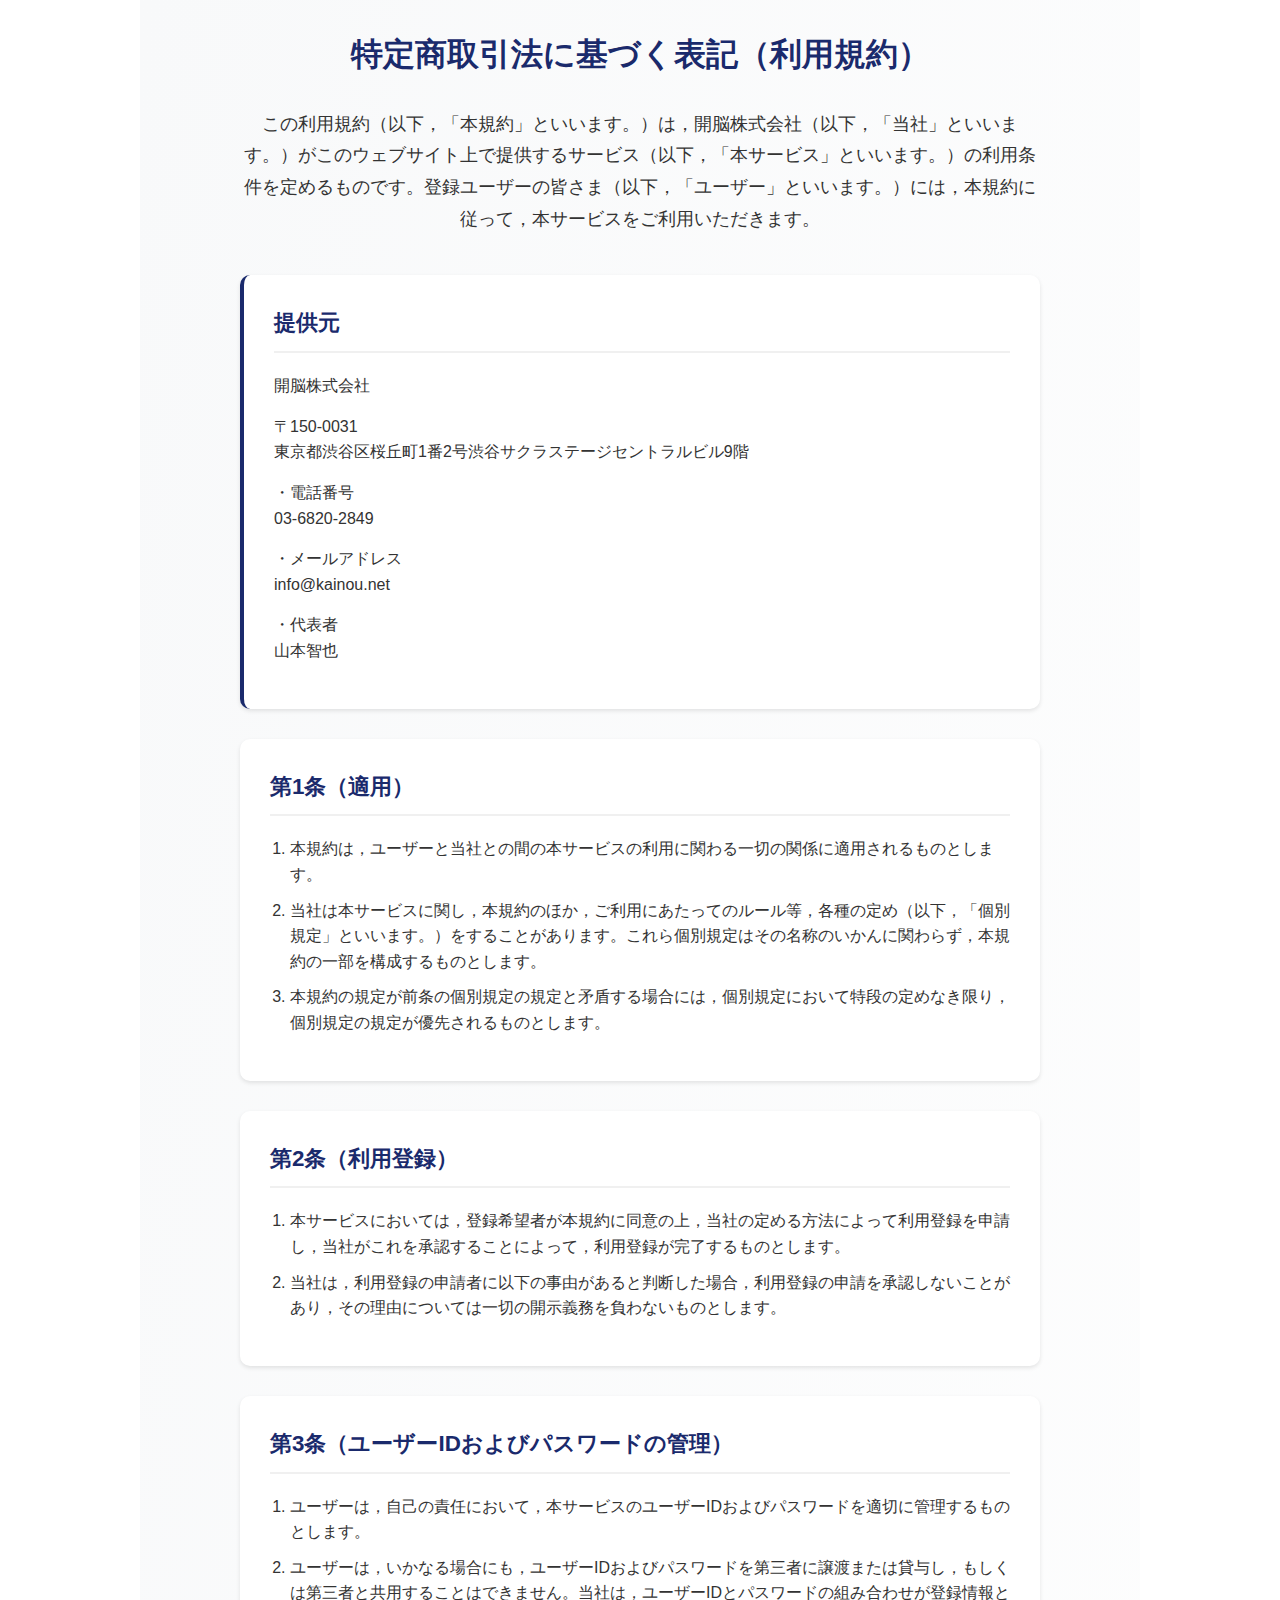
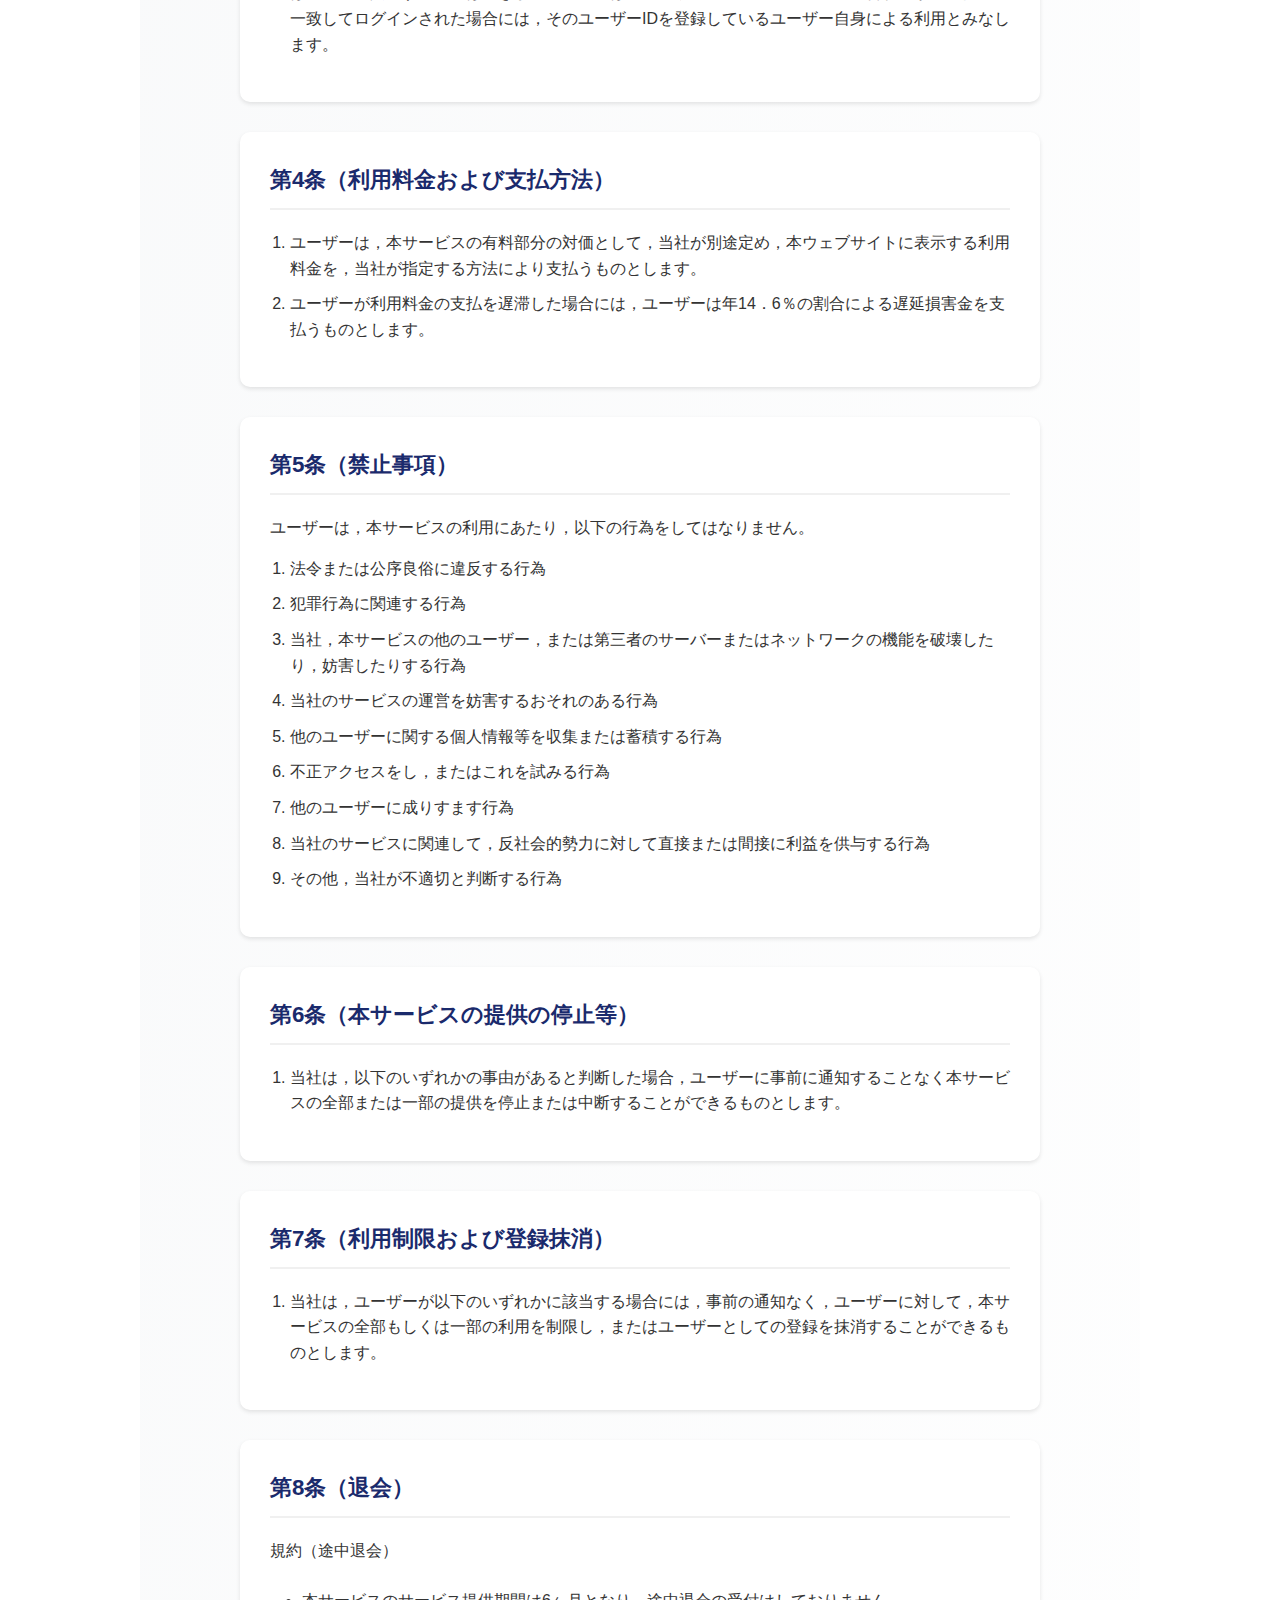
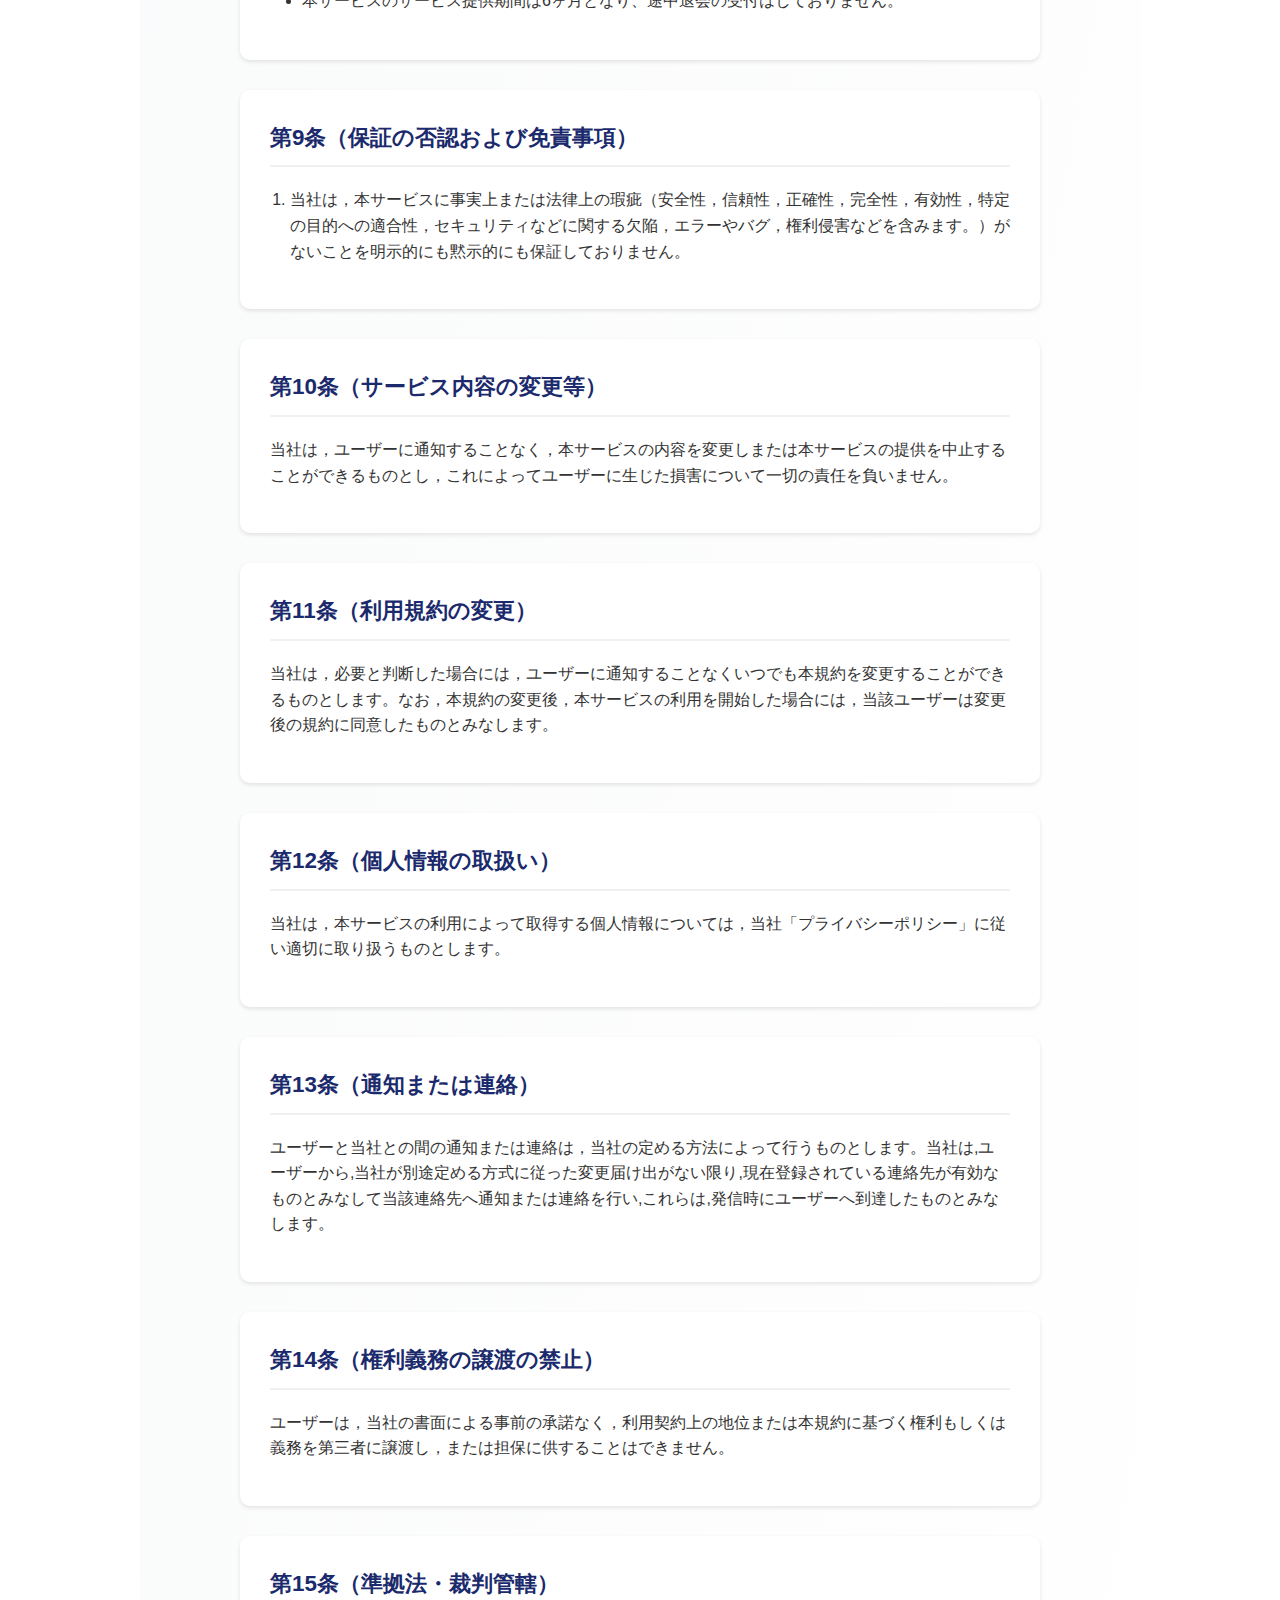
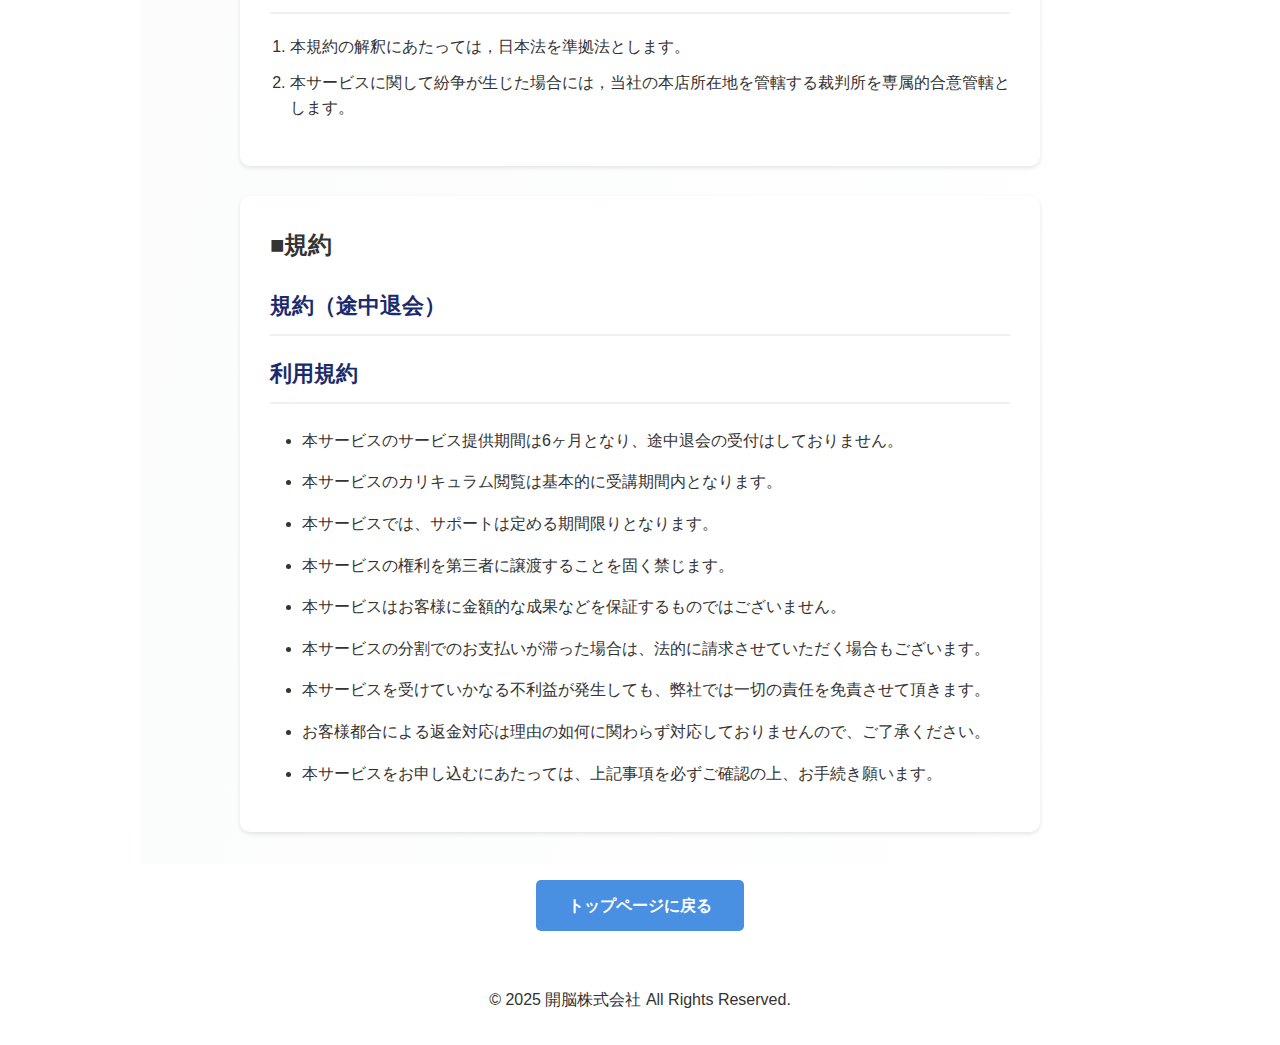
<file: terms.html>
<!DOCTYPE html>
<html lang="ja">
<head>
    <meta charset="UTF-8">
    <meta name="viewport" content="width=device-width, initial-scale=1.0">
    <title>特定商取引法に基づく表記（利用規約） - 開脳</title>
    <link rel="stylesheet" href="css/style.css">
</head>
<body>
    <main>
        <section class="terms terms-page">
            <div class="terms-content">
                <h1 class="section-title">特定商取引法に基づく表記（利用規約）</h1>

                <div class="terms-introduction">
                    <p>この利用規約（以下，「本規約」といいます。）は，開脳株式会社（以下，「当社」といいます。）がこのウェブサイト上で提供するサービス（以下，「本サービス」といいます。）の利用条件を定めるものです。登録ユーザーの皆さま（以下，「ユーザー」といいます。）には，本規約に従って，本サービスをご利用いただきます。</p>
                </div>

                <div class="terms-sections">
                    <div class="terms-section company-info">
                        <h3>提供元</h3>
                        <p>開脳株式会社</p>
                        <p>〒150-0031<br>
                        東京都渋谷区桜丘町1番2号渋谷サクラステージセントラルビル9階</p>
                        <p>・電話番号<br>
                        03-6820-2849</p>
                        <p>・メールアドレス<br>
                        info@kainou.net</p>
                        <p>・代表者<br>
                        山本智也</p>
                    </div>

                    <div class="terms-section">
                        <h3>第1条（適用）</h3>
                        <ol>
                            <li>本規約は，ユーザーと当社との間の本サービスの利用に関わる一切の関係に適用されるものとします。</li>
                            <li>当社は本サービスに関し，本規約のほか，ご利用にあたってのルール等，各種の定め（以下，「個別規定」といいます。）をすることがあります。これら個別規定はその名称のいかんに関わらず，本規約の一部を構成するものとします。</li>
                            <li>本規約の規定が前条の個別規定の規定と矛盾する場合には，個別規定において特段の定めなき限り，個別規定の規定が優先されるものとします。</li>
                        </ol>
                    </div>

                    <div class="terms-section">
                        <h3>第2条（利用登録）</h3>
                        <ol>
                            <li>本サービスにおいては，登録希望者が本規約に同意の上，当社の定める方法によって利用登録を申請し，当社がこれを承認することによって，利用登録が完了するものとします。</li>
                            <li>当社は，利用登録の申請者に以下の事由があると判断した場合，利用登録の申請を承認しないことがあり，その理由については一切の開示義務を負わないものとします。</li>
                        </ol>
                    </div>

                    <div class="terms-section">
                        <h3>第3条（ユーザーIDおよびパスワードの管理）</h3>
                        <ol>
                            <li>ユーザーは，自己の責任において，本サービスのユーザーIDおよびパスワードを適切に管理するものとします。</li>
                            <li>ユーザーは，いかなる場合にも，ユーザーIDおよびパスワードを第三者に譲渡または貸与し，もしくは第三者と共用することはできません。当社は，ユーザーIDとパスワードの組み合わせが登録情報と一致してログインされた場合には，そのユーザーIDを登録しているユーザー自身による利用とみなします。</li>
                        </ol>
                    </div>

                    <div class="terms-section">
                        <h3>第4条（利用料金および支払方法）</h3>
                        <ol>
                            <li>ユーザーは，本サービスの有料部分の対価として，当社が別途定め，本ウェブサイトに表示する利用料金を，当社が指定する方法により支払うものとします。</li>
                            <li>ユーザーが利用料金の支払を遅滞した場合には，ユーザーは年14．6％の割合による遅延損害金を支払うものとします。</li>
                        </ol>
                    </div>

                    <div class="terms-section">
                        <h3>第5条（禁止事項）</h3>
                        <p>ユーザーは，本サービスの利用にあたり，以下の行為をしてはなりません。</p>
                        <ol>
                            <li>法令または公序良俗に違反する行為</li>
                            <li>犯罪行為に関連する行為</li>
                            <li>当社，本サービスの他のユーザー，または第三者のサーバーまたはネットワークの機能を破壊したり，妨害したりする行為</li>
                            <li>当社のサービスの運営を妨害するおそれのある行為</li>
                            <li>他のユーザーに関する個人情報等を収集または蓄積する行為</li>
                            <li>不正アクセスをし，またはこれを試みる行為</li>
                            <li>他のユーザーに成りすます行為</li>
                            <li>当社のサービスに関連して，反社会的勢力に対して直接または間接に利益を供与する行為</li>
                            <li>その他，当社が不適切と判断する行為</li>
                        </ol>
                    </div>

                    <div class="terms-section">
                        <h3>第6条（本サービスの提供の停止等）</h3>
                        <ol>
                            <li>当社は，以下のいずれかの事由があると判断した場合，ユーザーに事前に通知することなく本サービスの全部または一部の提供を停止または中断することができるものとします。</li>
                        </ol>
                    </div>

                    <div class="terms-section">
                        <h3>第7条（利用制限および登録抹消）</h3>
                        <ol>
                            <li>当社は，ユーザーが以下のいずれかに該当する場合には，事前の通知なく，ユーザーに対して，本サービスの全部もしくは一部の利用を制限し，またはユーザーとしての登録を抹消することができるものとします。</li>
                        </ol>
                    </div>

                    <div class="terms-section">
                        <h3>第8条（退会）</h3>
                        <p>規約（途中退会）</p>
                        <ul>
                            <li>本サービスのサービス提供期間は6ヶ月となり、途中退会の受付はしておりません。</li>
                        </ul>
                    </div>

                    <div class="terms-section">
                        <h3>第9条（保証の否認および免責事項）</h3>
                        <ol>
                            <li>当社は，本サービスに事実上または法律上の瑕疵（安全性，信頼性，正確性，完全性，有効性，特定の目的への適合性，セキュリティなどに関する欠陥，エラーやバグ，権利侵害などを含みます。）がないことを明示的にも黙示的にも保証しておりません。</li>
                        </ol>
                    </div>

                    <div class="terms-section">
                        <h3>第10条（サービス内容の変更等）</h3>
                        <p>当社は，ユーザーに通知することなく，本サービスの内容を変更しまたは本サービスの提供を中止することができるものとし，これによってユーザーに生じた損害について一切の責任を負いません。</p>
                    </div>

                    <div class="terms-section">
                        <h3>第11条（利用規約の変更）</h3>
                        <p>当社は，必要と判断した場合には，ユーザーに通知することなくいつでも本規約を変更することができるものとします。なお，本規約の変更後，本サービスの利用を開始した場合には，当該ユーザーは変更後の規約に同意したものとみなします。</p>
                    </div>

                    <div class="terms-section">
                        <h3>第12条（個人情報の取扱い）</h3>
                        <p>当社は，本サービスの利用によって取得する個人情報については，当社「プライバシーポリシー」に従い適切に取り扱うものとします。</p>
                    </div>

                    <div class="terms-section">
                        <h3>第13条（通知または連絡）</h3>
                        <p>ユーザーと当社との間の通知または連絡は，当社の定める方法によって行うものとします。当社は,ユーザーから,当社が別途定める方式に従った変更届け出がない限り,現在登録されている連絡先が有効なものとみなして当該連絡先へ通知または連絡を行い,これらは,発信時にユーザーへ到達したものとみなします。</p>
                    </div>

                    <div class="terms-section">
                        <h3>第14条（権利義務の譲渡の禁止）</h3>
                        <p>ユーザーは，当社の書面による事前の承諾なく，利用契約上の地位または本規約に基づく権利もしくは義務を第三者に譲渡し，または担保に供することはできません。</p>
                    </div>

                    <div class="terms-section">
                        <h3>第15条（準拠法・裁判管轄）</h3>
                        <ol>
                            <li>本規約の解釈にあたっては，日本法を準拠法とします。</li>
                            <li>本サービスに関して紛争が生じた場合には，当社の本店所在地を管轄する裁判所を専属的合意管轄とします。</li>
                        </ol>
                    </div>

                    <div class="terms-section">
                        <h2>■規約</h2>
                        <h3>規約（途中退会）</h3>
                        <h3>利用規約</h3>
                        <ul class="terms-final-list">
                            <li>本サービスのサービス提供期間は6ヶ月となり、途中退会の受付はしておりません。</li>
                            <li>本サービスのカリキュラム閲覧は基本的に受講期間内となります。</li>
                            <li>本サービスでは、サポートは定める期間限りとなります。</li>
                            <li>本サービスの権利を第三者に譲渡することを固く禁じます。</li>
                            <li>本サービスはお客様に金額的な成果などを保証するものではございません。</li>
                            <li>本サービスの分割でのお支払いが滞った場合は、法的に請求させていただく場合もございます。</li>
                            <li>本サービスを受けていかなる不利益が発生しても、弊社では一切の責任を免責させて頂きます。</li>
                            <li>お客様都合による返金対応は理由の如何に関わらず対応しておりませんので、ご了承ください。</li>
                            <li>本サービスをお申し込むにあたっては、上記事項を必ずご確認の上、お手続き願います。</li>
                        </ul>
                    </div>
                </div>
            </div>
        </section>
    </main>

    <footer class="terms-footer">
        <p><a href="index.html" class="back-to-top-button">トップページに戻る</a></p>
        <p>&copy; 2025 開脳株式会社 All Rights Reserved.</p>
    </footer>
</body>
</html>
</file>
<file: css/style.css>
/* リセットCSS */
* {
  margin: 0;
  padding: 0;
  box-sizing: border-box;
}

body {
  font-family: 'Helvetica Neue', Arial, 'Hiragino Kaku Gothic ProN', 'Hiragino Sans', Meiryo, sans-serif;
  line-height: 1.6;
  color: #333;
}

/* ファーストビューのアニメーション定義 */
@keyframes gradient {
    0% { background-position: 0% 50%; }
    50% { background-position: 100% 50%; }
    100% { background-position: 0% 50%; }
}

@keyframes float {
    0% { transform: translateY(0px); }
    50% { transform: translateY(-20px); }
    100% { transform: translateY(0px); }
}

@keyframes pulse {
    0% { transform: scale(1); }
    50% { transform: scale(1.05); }
    100% { transform: scale(1); }
}

@keyframes slideIn {
    0% { 
        opacity: 0;
        transform: translateY(30px);
    }
    100% { 
        opacity: 1;
        transform: translateY(0);
    }
}

/* ファーストビューセクション */
.hero {
    min-height: 100vh;
    background: linear-gradient(135deg, #1a2a6c, #b21f1f, #fdbb2d);
    background-size: 400% 400%;
    animation: gradient 15s ease infinite;
    display: flex;
    align-items: center;
    justify-content: center;
    padding: 40px 20px;
    position: relative;
    overflow: hidden;
}

/* 装飾的な背景要素 */
.hero::before,
.hero::after {
    content: '';
    position: absolute;
    width: 300px;
    height: 300px;
    background: rgba(255, 255, 255, 0.1);
    border-radius: 50%;
    filter: blur(60px);
}

.hero::before {
    top: -100px;
    left: -100px;
    animation: float 6s ease-in-out infinite;
}

.hero::after {
    bottom: -100px;
    right: -100px;
    animation: float 8s ease-in-out infinite reverse;
}

/* メインコンテンツ */
.hero-content {
    max-width: 800px;
    margin: 0 auto;
    position: relative;
    z-index: 1;
    background: rgba(255, 255, 255, 0.98);
    padding: 60px;
    border-radius: 30px;
    box-shadow: 
        0 20px 40px rgba(0, 0, 0, 0.2),
        0 0 0 1px rgba(255, 255, 255, 0.1);
    backdrop-filter: blur(5px);
    transform: translateY(0);
    transition: all 0.4s cubic-bezier(0.4, 0, 0.2, 1);
}

.hero-content:hover {
    transform: translateY(-5px) scale(1);
    box-shadow: 
        0 30px 60px rgba(0, 0, 0, 0.3),
        0 0 0 2px rgba(255, 255, 255, 0.2);
}

.main-title {
    font-size: 3.2em;
    font-weight: 800;
    line-height: 1.3;
    margin: 0 0 30px 0;
    background: linear-gradient(45deg, #1a2a6c, #b21f1f);
    -webkit-background-clip: text;
    -webkit-text-fill-color: transparent;
    position: relative;
    animation: slideIn 1s ease-out;
}

.main-title::after {
    content: '';
    position: absolute;
    bottom: -10px;
    left: 0;
    width: 100px;
    height: 4px;
    background: linear-gradient(90deg, #fdbb2d, transparent);
    border-radius: 2px;
}

.hero-subtitle {
    font-size: 1.6em;
    line-height: 1.6;
    margin: 0 0 40px 0;
    color: #333;
    opacity: 0;
    animation: slideIn 1s ease-out 0.3s forwards;
}

.school-name {
    margin: 40px 0;
    padding: 30px;
    background: linear-gradient(135deg, rgba(26, 42, 108, 0.05), rgba(178, 31, 31, 0.05));
    border-radius: 20px;
    position: relative;
    overflow: hidden;
    opacity: 0;
    animation: slideIn 1s ease-out 0.6s forwards;
}

.school-name::before {
    content: '';
    position: absolute;
    top: 0;
    left: 0;
    width: 100%;
    height: 100%;
    background: linear-gradient(45deg, transparent, rgba(255, 255, 255, 0.2), transparent);
    transform: translateX(-100%);
    transition: transform 0.6s;
}

.school-name:hover::before {
    transform: translateX(100%);
}

.school-name h2 {
    font-size: 3.4em;
    font-weight: 700;
    margin-bottom: 15px;
    background: linear-gradient(45deg, #1a2a6c, #b21f1f);
    -webkit-background-clip: text;
    -webkit-text-fill-color: transparent;
    position: relative;
}

.school-subtitle {
    font-size: 1.8em;
    font-weight: 500;
    line-height: 1.4;
    color: #333;
    position: relative;
}

.appeal-text {
    margin: 40px 0 0;
    opacity: 0;
    animation: slideIn 1s ease-out 0.9s forwards;
    text-align: center;
}

.highlight {
    display: inline-block;
    font-size: 1.4em;
    padding: 18px 35px;
    background: linear-gradient(135deg, #fdbb2d, #b21f1f);
    color: white;
    border-radius: 50px;
    box-shadow: 
        0 10px 20px rgba(253, 187, 45, 0.3),
        0 0 0 2px rgba(255, 255, 255, 0.1) inset;
    transform: translateY(0);
    transition: all 0.4s cubic-bezier(0.4, 0, 0.2, 1);
    position: relative;
    overflow: hidden;
    white-space: pre-wrap;
    text-align: center;
    line-height: 1.6;
}

.highlight::before {
    content: '';
    position: absolute;
    top: 0;
    left: 0;
    width: 100%;
    height: 100%;
    background: linear-gradient(45deg, transparent, rgba(255, 255, 255, 0.2), transparent);
    transform: translateX(-100%);
    transition: transform 0.6s;
}

.highlight:hover {
    transform: translateY(-3px);
    box-shadow: 
        0 15px 30px rgba(253, 187, 45, 0.4),
        0 0 0 2px rgba(255, 255, 255, 0.2) inset;
}

.highlight:hover::before {
    transform: translateX(100%);
}

/* モバイル対応 */
@media screen and (max-width: 480px) {
    .hero {
        padding: 15px 10px;
    }

    .main-title {
        font-size: 1.4em;
        line-height: 1.3;
        margin: 0 0 15px 0;
    }
    
    .hero-subtitle {
        font-size: 1em !important;
        line-height: 1.5;
        margin: 0 0 35px 0;
    }
    
    .school-name {
        margin: 0;
    }

    .school-name h2 {
        font-size: 1.8em;
        margin-bottom: 6px;
    }
    
    .school-subtitle {
        font-size: 1.6em !important;
        line-height: 1.3;
        margin-bottom: 16px;
    }
    
    .appeal-text {
        margin: 10px 0;
    }

    .highlight {
        font-size: 1em;
        padding: 8px 12px;
        max-width: 98%;
        line-height: 1.3;
    }
}

@media screen and (max-width: 768px) {
    .hero {
        padding: 20px 15px;
    }

    .hero-content {
        padding: 40px 25px;
        backdrop-filter: none;
        background: rgba(255, 255, 255, 0.99);
    }

    .main-title {
        font-size: 2.4em !important;
        margin: 0 0 20px 0;
    }
    
    .hero-subtitle {
        font-size: 1.2em;
        margin: 0 0 60px 0;
    }
    
    .school-name {
        margin: 35px 0;
        padding: 20px;
    }

    .school-name h2 {
        font-size: 2.8em !important;
        margin-bottom: 10px;
    }
    
    .school-subtitle {
        font-size: 2.2em !important;
        line-height: 1.3;
    }
    
    .highlight {
        font-size: 1.5em !important;
        padding: 15px 25px;
    }
}

/* レスポンシブ対応 */
@media screen and (max-width: 768px) {
  .main-title {
    font-size: 2em;
  }

  .hero-subtitle {
    font-size: 1.2em;
  }

  .school-name h2 {
    font-size: 2.2em;
  }

  .school-subtitle {
    font-size: 1.3em;
  }

  .highlight {
    font-size: 1.1em;
    padding: 12px 20px;
  }

  .feature-list li {
    font-size: 1.1em;
  }

  .section-title {
    font-size: 1.6em;
  }

  .check-item {
    font-size: 1.1em;
  }

  .description p {
    font-size: 1.1em;
  }

  .highlight-text {
    font-size: 1.2em !important;
  }

  .context p,
  .problems-intro,
  .solution p {
    font-size: 1.1em;
  }

  .problem-list li {
    font-size: 1em;
  }

  .reassurance {
    font-size: 1.2em;
  }

  .highlight-box p {
    font-size: 1.1em;
  }

  .benefit-card {
    padding: 25px;
  }

  .benefit-title {
    font-size: 1.3em;
  }

  .benefit-description p,
  .course-list li,
  .support-list li {
    font-size: 1em;
  }

  .course-name,
  .support-feature {
    font-size: 1.1em;
  }

  .possibilities-title {
    font-size: 1.5em;
  }

  .skill-item {
    padding: 20px;
  }

  .skill-icon {
    font-size: 2em;
  }

  .skill-item h3 {
    font-size: 1.1em;
  }

  .courses-description p {
    font-size: 1.1em;
  }

  .category-tag {
    font-size: 1em;
    padding: 10px 20px;
  }

  .courses-note {
    font-size: 1em;
  }

  .curriculum-timeline::before {
    left: 30px;
  }

  .timeline-item {
    padding-left: 60px;
  }

  .timeline-item::before {
    left: 24px;
  }

  .month {
    position: relative;
    left: -50px;
    top: 0;
    margin-bottom: 10px;
    text-align: left;
    font-size: 1.1em;
  }

  .content {
    padding: 20px;
  }

  .content h3 {
    font-size: 1.2em;
  }

  .content p {
    font-size: 1em;
  }

  .price-breakdown {
    flex-direction: column;
    gap: 15px;
  }

  .price-item {
    width: 100%;
    min-width: auto;
    padding: 20px;
  }

  .plus-sign {
    font-size: 1.5em;
  }

  .price-amount {
    font-size: 1.8em;
  }

  .total-amount {
    font-size: 2em;
  }

  .payment-button {
    font-size: 1em;
    padding: 15px;
  }

  .cta {
    padding: 60px 20px;
  }

  .cta-text p {
    font-size: 1.1em;
  }

  .cta-button {
    padding: 20px 40px;
  }

  .button-main-text {
    font-size: 1.3em;
  }

  .button-sub-text {
    font-size: 0.8em;
  }

  .instructor-profile {
    flex-direction: column;
    gap: 30px;
  }

  .instructor-image-container {
    flex: none;
    max-width: 250px;
    margin: 0 auto;
  }

  .instructor-name h3 {
    font-size: 1.5em;
  }

  .credentials li {
    font-size: 1em;
  }

  .instructor-bio p {
    font-size: 1em;
  }

  .terms {
    padding: 40px 15px;
  }

  .terms-section {
    padding: 20px;
  }

  .terms-section h3 {
    font-size: 1.2em;
  }

  .terms-introduction p,
  .terms-section p,
  .terms-section li {
    font-size: 1em;
  }

  .company-info,
  .specific-terms {
    padding: 20px;
  }

  .company-info h3,
  .specific-terms h3 {
    font-size: 1.2em;
  }

  .company-info p,
  .withdrawal-terms li {
    font-size: 0.9em;
  }

  .withdrawal-terms h4 {
    font-size: 1.1em;
  }
}

/* 特徴セクション */
.features {
  padding: 80px 20px;
  background: #f8f9fa;
}

.feature-list {
  max-width: 800px;
  margin: 0 auto;
  list-style: none;
}

.feature-list li {
  font-size: 1.2em;
  margin-bottom: 25px;
  padding: 20px;
  background: #fff;
  border-radius: 10px;
  box-shadow: 0 4px 6px rgba(0, 0, 0, 0.1);
  position: relative;
  padding-left: 40px;
}

.feature-list li:before {
  content: "✓";
  position: absolute;
  left: 15px;
  color: #1a2a6c;
  font-weight: bold;
}

/* 概要セクション */
.about {
  padding: 80px 20px;
  background: #fff;
}

.about-content {
  max-width: 800px;
  margin: 0 auto;
}

.section-title {
  font-size: 2em;
  color: #1a2a6c;
  text-align: center;
  margin-bottom: 40px;
  line-height: 1.4;
}

.pain-points {
  margin: 40px 0;
  padding: 30px;
  background: #f8f9fa;
  border-radius: 15px;
}

.check-item {
  font-size: 1.3em;
  margin-bottom: 20px;
  color: #333;
  padding-left: 10px;
}

.description {
  line-height: 1.8;
}

.description p {
  margin-bottom: 25px;
  font-size: 1.2em;
  color: #333;
}

.highlight-text {
  font-weight: 600;
  color: #1a2a6c !important;
  font-size: 1.3em !important;
  padding: 20px;
  background: #f8f9fa;
  border-radius: 10px;
  text-align: center;
}

/* なぜ今必要かセクション */
.why-now {
  padding: 80px 20px;
  background: linear-gradient(to bottom, #f8f9fa, #fff);
}

.why-now-content {
  max-width: 800px;
  margin: 0 auto;
}

.context {
  margin-bottom: 40px;
}

.context p {
  font-size: 1.2em;
  line-height: 1.8;
  margin-bottom: 20px;
  color: #333;
}

.problems {
  background: #fff;
  padding: 30px;
  border-radius: 15px;
  box-shadow: 0 4px 15px rgba(0, 0, 0, 0.1);
  margin-bottom: 40px;
}

.problems-intro {
  font-size: 1.2em;
  margin-bottom: 20px;
  color: #333;
}

.problem-list {
  list-style: none;
  margin: 0;
  padding: 0;
}

.problem-list li {
  font-size: 1.1em;
  margin-bottom: 15px;
  padding-left: 25px;
  position: relative;
  color: #1a2a6c;
}

.problem-list li:before {
  content: "•";
  position: absolute;
  left: 0;
  color: #b21f1f;
  font-weight: bold;
}

.warning {
  color: #b21f1f;
  font-weight: 600;
  margin-top: 25px;
  font-size: 1.1em;
}

.solution {
  text-align: center;
}

.reassurance {
  font-size: 1.4em;
  font-weight: 700;
  color: #1a2a6c;
  margin-bottom: 20px;
}

.highlight-box {
  background: linear-gradient(135deg, #2b5876, #4e4376);
  padding: 25px 40px 15px 40px;
  border-radius: 15px;
  margin: 30px 0;
  text-align: center;
  box-shadow: 0 4px 15px rgba(0, 0, 0, 0.1);
}

.highlight-box p {
  font-size: 1.8em !important;
  color: #ffffff !important;
  font-weight: 900 !important;
  line-height: 1.6;
  text-shadow: 2px 2px 4px rgba(0, 0, 0, 0.3);
  margin: 0;
  padding: 0;
}

.solution p {
  font-size: 1.2em;
  line-height: 1.8;
  margin-bottom: 20px;
  color: #333;
}

/* メリットセクション */
.benefits {
  padding: 80px 20px;
  background: #fff;
}

.benefits-content {
  max-width: 900px;
  margin: 0 auto;
}

.benefit-card {
  padding: 20px;
  margin-bottom: 30px;
  background: #fff;
  border-radius: 15px;
  box-shadow: 0 10px 30px rgba(0, 0, 0, 0.1);
  transition: transform 0.3s ease;
}

.benefit-card:hover {
  transform: translateY(-5px);
}

.benefit-image {
  width: 100%;
  height: auto;
  border-radius: 10px;
  margin-bottom: 20px;
  display: block;
}

.benefit-title {
  font-size: 1.5em;
  color: #1a2a6c;
  margin-bottom: 20px;
  padding-bottom: 15px;
  border-bottom: 2px solid #fdbb2d;
}

.benefit-description p {
  font-size: 1.1em;
  line-height: 1.8;
  color: #333;
  margin-bottom: 15px;
}

.course-list,
.support-list {
  list-style: none;
  padding: 0;
  margin: 20px 0;
}

.course-list li,
.support-list li {
  font-size: 1.1em;
  margin-bottom: 15px;
  padding: 15px;
  background: #f8f9fa;
  border-radius: 10px;
  line-height: 1.6;
}

.course-name,
.support-feature {
  color: #1a2a6c;
  font-weight: 600;
  display: block;
  margin-bottom: 5px;
}

/* 講座内容セクション */
.courses {
  padding: 80px 20px;
  background: #f8f9fa;
}

.courses-content {
  max-width: 1000px;
  margin: 0 auto;
}

.courses-description {
  text-align: center;
  margin-bottom: 40px;
}

.courses-description p {
  font-size: 1.2em;
  line-height: 1.8;
  color: #333;
  margin-bottom: 15px;
}

.course-categories {
  display: flex;
  flex-wrap: wrap;
  gap: 15px;
  justify-content: center;
  margin: 40px 0;
}

.category-tag {
  background: #fff;
  color: #1a2a6c;
  padding: 12px 24px;
  border-radius: 50px;
  font-size: 1.1em;
  box-shadow: 0 4px 10px rgba(0, 0, 0, 0.1);
  transition: all 0.3s ease;
  cursor: pointer;
}

.category-tag:hover {
  transform: translateY(-3px);
  box-shadow: 0 6px 15px rgba(0, 0, 0, 0.15);
  background: linear-gradient(135deg, #1a2a6c, #b21f1f);
  color: #fff;
}

.courses-note {
  text-align: center;
  margin-top: 40px;
  font-size: 1.1em;
  color: #666;
  font-style: italic;
}

/* 講師紹介セクション */
.instructor {
  padding: 80px 20px;
  background: linear-gradient(to bottom right, #f8f9fa, #fff);
}

.instructor-content {
  max-width: 1000px;
  margin: 0 auto;
}

.instructor-profile {
  display: flex;
  gap: 50px;
  margin-top: 50px;
}

.instructor-image-container {
  flex: 0 0 300px;
  text-align: center;
}

.instructor-image {
  width: 100%;
  border-radius: 15px;
  box-shadow: 0 4px 15px rgba(0, 0, 0, 0.1);
  margin-bottom: 20px;
}

.instructor-name {
  margin-top: 20px;
}

.instructor-name h3 {
  font-size: 1.8em;
  color: #1a2a6c;
  margin-bottom: 5px;
}

.name-reading {
  color: #666;
  font-size: 1em;
}

.instructor-details {
  flex: 1;
}

.credentials ul {
  list-style: none;
  padding: 0;
  margin-bottom: 30px;
}

.credentials li {
  position: relative;
  padding-left: 30px;
  margin-bottom: 15px;
  font-size: 1.1em;
  color: #333;
}

.credentials li::before {
  content: '☑';
  position: absolute;
  left: 0;
  color: #1a2a6c;
}

.instructor-bio p {
  font-size: 1.1em;
  line-height: 1.8;
  color: #333;
  margin-bottom: 20px;
}

/* 会社情報と特別規約セクション */
.company-info,
.specific-terms {
  background: #f8f9fa;
  border-left: 4px solid #1a2a6c;
  margin-top: 40px;
}

.company-info h3,
.specific-terms h3 {
  color: #1a2a6c;
  font-size: 1.4em;
  margin-bottom: 20px;
  padding-bottom: 10px;
  border-bottom: 2px solid #e9ecef;
}

.company-info p {
  margin-bottom: 12px;
  line-height: 1.6;
}

.withdrawal-terms h4 {
  color: #1a2a6c;
  font-size: 1.2em;
  margin: 20px 0;
}

.withdrawal-terms ul {
  list-style: none;
  padding-left: 0;
}

.withdrawal-terms li {
  margin-bottom: 12px;
  line-height: 1.6;
  padding-left: 20px;
  position: relative;
}

.withdrawal-terms li:before {
  content: "・";
  position: absolute;
  left: 0;
}

/* 可能性セクション */
.possibilities {
  padding: 80px 20px;
  background: linear-gradient(135deg, #1a2a6c, #b21f1f);
  color: #fff;
}

.possibilities-content {
  max-width: 1000px;
  margin: 0 auto;
}

.possibilities-title {
  text-align: center;
  font-size: 2em;
  margin-bottom: 60px;
  line-height: 1.4;
}

.skills-grid {
  display: grid;
  grid-template-columns: repeat(auto-fit, minmax(250px, 1fr));
  gap: 30px;
  margin-top: 40px;
}

.skill-item {
  background: rgba(255, 255, 255, 0.1);
  border-radius: 15px;
  padding: 30px;
  text-align: center;
  backdrop-filter: blur(10px);
  transition: transform 0.3s ease;
}

.skill-item:hover {
  transform: translateY(-5px);
  background: rgba(255, 255, 255, 0.2);
}

.skill-icon {
  width: 100px;
  height: 100px;
  margin: 0 auto 15px;
  display: flex;
  align-items: center;
  justify-content: center;
}

.skill-icon-image {
  width: 100%;
  height: 100%;
  object-fit: cover;
  border-radius: 50%;
}

.skill-item h3 {
  font-size: 1.2em;
  margin-bottom: 20px;
  color: #fff;
}

.skill-description {
  margin-top: 15px;
  font-size: 0.9em;
  color: #666;
  line-height: 1.4;
  text-align: center;
  padding: 0 10px;
}

.skill-progress {
  width: 100%;
  height: 6px;
  background: rgba(255, 255, 255, 0.2);
  border-radius: 3px;
  overflow: hidden;
}

.progress-bar {
  width: 0;
  height: 100%;
  background: #fdbb2d;
  border-radius: 3px;
  animation: fillProgress 1.5s ease forwards;
}

@keyframes fillProgress {
  from {
      width: 0;
  }
  to {
      width: 100%;
  }
}

/* カリキュラムセクション */
.curriculum {
  padding: 80px 20px;
  background: linear-gradient(to bottom right, #f8f9fa, #fff);
}

.curriculum-content {
  max-width: 800px;
  margin: 0 auto;
}

.curriculum-timeline {
  max-width: 800px;
  margin: 40px auto;
  position: relative;
}

.curriculum-timeline::before {
  content: '';
  position: absolute;
  left: 127px;
  top: 0;
  bottom: 0;
  width: 2px;
  background: linear-gradient(to bottom, #1a2a6c, #b21f1f);
  z-index: 1;
}

.timeline-item {
  display: flex;
  align-items: center;
  margin-bottom: 30px;
  position: relative;
  padding-left: 120px;
  min-height: 80px;
}

.timeline-month {
  position: absolute;
  left: 55px;
  top: 50%;
  transform: translateY(-50%);
  font-weight: bold;
  color: #1a2a6c;
  white-space: nowrap;
  padding-right: 15px;
}

.timeline-marker {
  width: 16px;
  height: 16px;
  background: #fdbb2d;
  border-radius: 50%;
  flex-shrink: 0;
  margin-right: 20px;
  position: absolute;
  left: 120px;
  top: 50%;
  transform: translateY(-50%);
  z-index: 2;
}

.timeline-content {
  flex: 1;
  background: #fff;
  padding: 20px;
  border-radius: 10px;
  box-shadow: 0 4px 15px rgba(0, 0, 0, 0.1);
  margin-left: 35px;
}

@media screen and (max-width: 768px) {
    .curriculum-timeline::before {
        left: 107px;
    }

    .timeline-item {
        padding-left: 100px;
        min-height: 70px;
    }

    .timeline-month {
        left: 45px;
        font-size: 0.9em;
        padding-right: 8px;
    }

    .timeline-marker {
        width: 14px;
        height: 14px;
        left: 100px;
    }
    
    .timeline-content {
        margin-left: 30px;
    }
}

/* 料金セクション */
.pricing {
  padding: 80px 20px;
  background: #fff;
}

.pricing-content {
  max-width: 800px;
  margin: 0 auto;
}

.pricing-description {
  text-align: center;
  margin: 40px 0;
}

.pricing-description p {
  font-size: 1.1em;
  line-height: 1.8;
  color: #333;
  margin-bottom: 15px;
}

.price-breakdown {
  display: flex;
  justify-content: center;
  align-items: center;
  gap: 30px;
  margin: 50px 0;
}

.price-item {
  background: #fff;
  padding: 30px;
  border-radius: 15px;
  box-shadow: 0 4px 15px rgba(0, 0, 0, 0.1);
  text-align: center;
  min-width: 250px;
}

.price-label {
  display: block;
  font-size: 1.2em;
  color: #1a2a6c;
  margin-bottom: 15px;
}

.price-amount {
  display: block;
  font-size: 2em;
  font-weight: 700;
  color: #1a2a6c;
  margin: 10px 0;
}

.tax-note {
  font-size: 0.8em;
  color: #666;
}

.plus-sign {
  font-size: 2em;
  color: #1a2a6c;
  font-weight: 700;
}

.total-price {
  background: linear-gradient(135deg, #1a2a6c, #b21f1f);
  color: #fff;
  padding: 30px;
  border-radius: 15px;
  text-align: center;
  margin: 50px auto;
  max-width: 400px;
}

.total-label {
  font-size: 1.2em;
  margin-bottom: 15px;
}

.total-amount {
  font-size: 2.5em;
  font-weight: 700;
}

.total-amount .tax-note {
  color: rgba(255, 255, 255, 0.8);
  font-size: 0.4em;
  vertical-align: middle;
}

.payment-options {
  display: flex;
  flex-direction: column;
  gap: 20px;
  max-width: 400px;
  margin: 40px auto;
}

.payment-button {
  padding: 20px;
  border: none;
  border-radius: 50px;
  font-size: 1.1em;
  font-weight: 600;
  cursor: pointer;
  transition: all 0.3s ease;
  display: flex;
  align-items: center;
  justify-content: center;
}

.bank-transfer {
  background: #fff;
  color: #1a2a6c;
  border: 2px solid #1a2a6c;
}

.bank-transfer:hover {
  background: #1a2a6c;
  color: #fff;
}

.credit-card {
  background: #1a2a6c;
  color: #fff;
}

.credit-card:hover {
  background: #b21f1f;
  transform: translateY(-3px);
}

/* CTAセクション */
.cta {
  position: relative;
  padding: 100px 20px;
  background-image: url('../images/brain-bg.jpg');
  background-size: cover;
  background-position: center;
  background-attachment: fixed;
  color: #fff;
  text-align: center;
}

.cta-background-overlay {
  position: absolute;
  top: 0;
  left: 0;
  right: 0;
  bottom: 0;
  background: linear-gradient(135deg, rgba(26, 42, 108, 0.9), rgba(178, 31, 31, 0.9));
  z-index: 1;
}

.cta-content {
  position: relative;
  max-width: 800px;
  margin: 0 auto;
  z-index: 2;
}

.cta .section-title {
  color: #fff;
  margin-bottom: 40px;
}

.cta-text {
  margin-bottom: 50px;
}

.cta-text p {
  font-size: 1.2em;
  line-height: 1.8;
  margin-bottom: 20px;
  text-shadow: 0 2px 4px rgba(0, 0, 0, 0.3);
}

.cta-button-container {
  margin-top: 50px;
}

.cta-button {
  display: inline-flex;
  flex-direction: column;
  align-items: center;
  padding: 25px 60px;
  background: #fdbb2d;
  color: #1a2a6c;
  text-decoration: none;
  border-radius: 50px;
  font-weight: 700;
  transition: all 0.3s ease;
  box-shadow: 0 4px 15px rgba(0, 0, 0, 0.2);
}

.cta-button:hover {
  transform: translateY(-5px);
  box-shadow: 0 6px 20px rgba(0, 0, 0, 0.3);
  background: #ffe066;
}

.button-main-text {
  font-size: 1.5em;
  margin-bottom: 5px;
}

.button-sub-text {
  font-size: 0.9em;
  opacity: 0.9;
}

/* 利用規約セクション */
.terms {
  padding: 80px 20px;
  background: linear-gradient(to bottom right, #f8f9fa, #fff);
}

.terms-content {
  max-width: 800px;
  margin: 0 auto;
}

.terms-introduction {
  text-align: center;
  margin-top: 1rem;
}

.terms-button-container {
  text-align: center;
  margin: 2rem 0;
}

.terms-button {
  display: inline-block;
  padding: 0.8rem 2rem;
  background-color: #4A90E2;
  color: white !important;
  text-decoration: none;
  border-radius: 5px;
  font-weight: bold;
  transition: background-color 0.3s ease;
}

.terms-button:hover {
  background-color: #357ABD;
  color: white !important;
}

.terms-introduction p {
  font-size: 1.1em;
  line-height: 1.8;
  color: #333;
}

.terms-sections {
  display: flex;
  flex-direction: column;
  gap: 30px;
}

.terms-section {
  background: #fff;
  padding: 30px;
  border-radius: 10px;
  box-shadow: 0 2px 4px rgba(0, 0, 0, 0.1);
}

.terms-section h3 {
  color: #1a2a6c;
  font-size: 1.4em;
  margin-bottom: 20px;
  padding-bottom: 10px;
  border-bottom: 2px solid #f0f0f0;
}

.terms-section p {
  margin-bottom: 15px;
  line-height: 1.6;
}

.terms-section ol {
  padding-left: 20px;
  margin-bottom: 15px;
}

.terms-section ol li {
  margin-bottom: 10px;
  line-height: 1.6;
}

.terms-section ol ol {
  list-style-type: lower-alpha;
  margin-top: 10px;
  margin-bottom: 0;
}

.terms-section h2 {
    font-size: 1.5rem;
    margin-top: 3rem;
    margin-bottom: 1.5rem;
}

.terms-section ul {
    padding-left: 2rem;
    margin-top: 1.5rem;
}

.terms-section ul li {
    margin-bottom: 1rem;
    line-height: 1.6;
}

.terms-section:last-child {
    margin-bottom: 0.75rem;
}

.terms-page {
    max-width: 1000px;
    margin: 0 auto;
    padding: 2rem 2rem 0.5rem;
}

.terms-page .section-title {
    margin-bottom: 2rem;
}

.terms-page .terms-sections {
    margin-bottom: 0.75rem;
}

/* 利用規約ページのフッター */
.terms-footer {
    text-align: center;
    padding: 0.25rem 0 1.75rem;
    margin-top: 0;
}

.terms-footer p {
    margin: 0.25rem 0;
}

.terms-footer p:last-child {
    margin-top: 3rem;
}

.terms-footer a {
    color: #4A90E2;
    text-decoration: none;
    transition: color 0.3s ease;
}

.terms-footer a:hover {
    color: #357ABD;
}

/* トップページへ戻るボタン */
.back-to-top-button {
    display: inline-block;
    padding: 0.8rem 2rem;
    background-color: #4A90E2;
    color: white !important;
    text-decoration: none;
    border-radius: 5px;
    font-weight: bold;
    transition: background-color 0.3s ease;
    margin: 0.5rem 0;
}

.back-to-top-button:hover {
    background-color: #357ABD;
    color: white !important;
}

.terms-final-list {
    margin-bottom: 0.5rem !important;
}

.terms-section:last-child h2 {
    margin-top: 0rem;
    margin-bottom: 1.5rem;
    font-size: 1.5rem;
}
</file>
